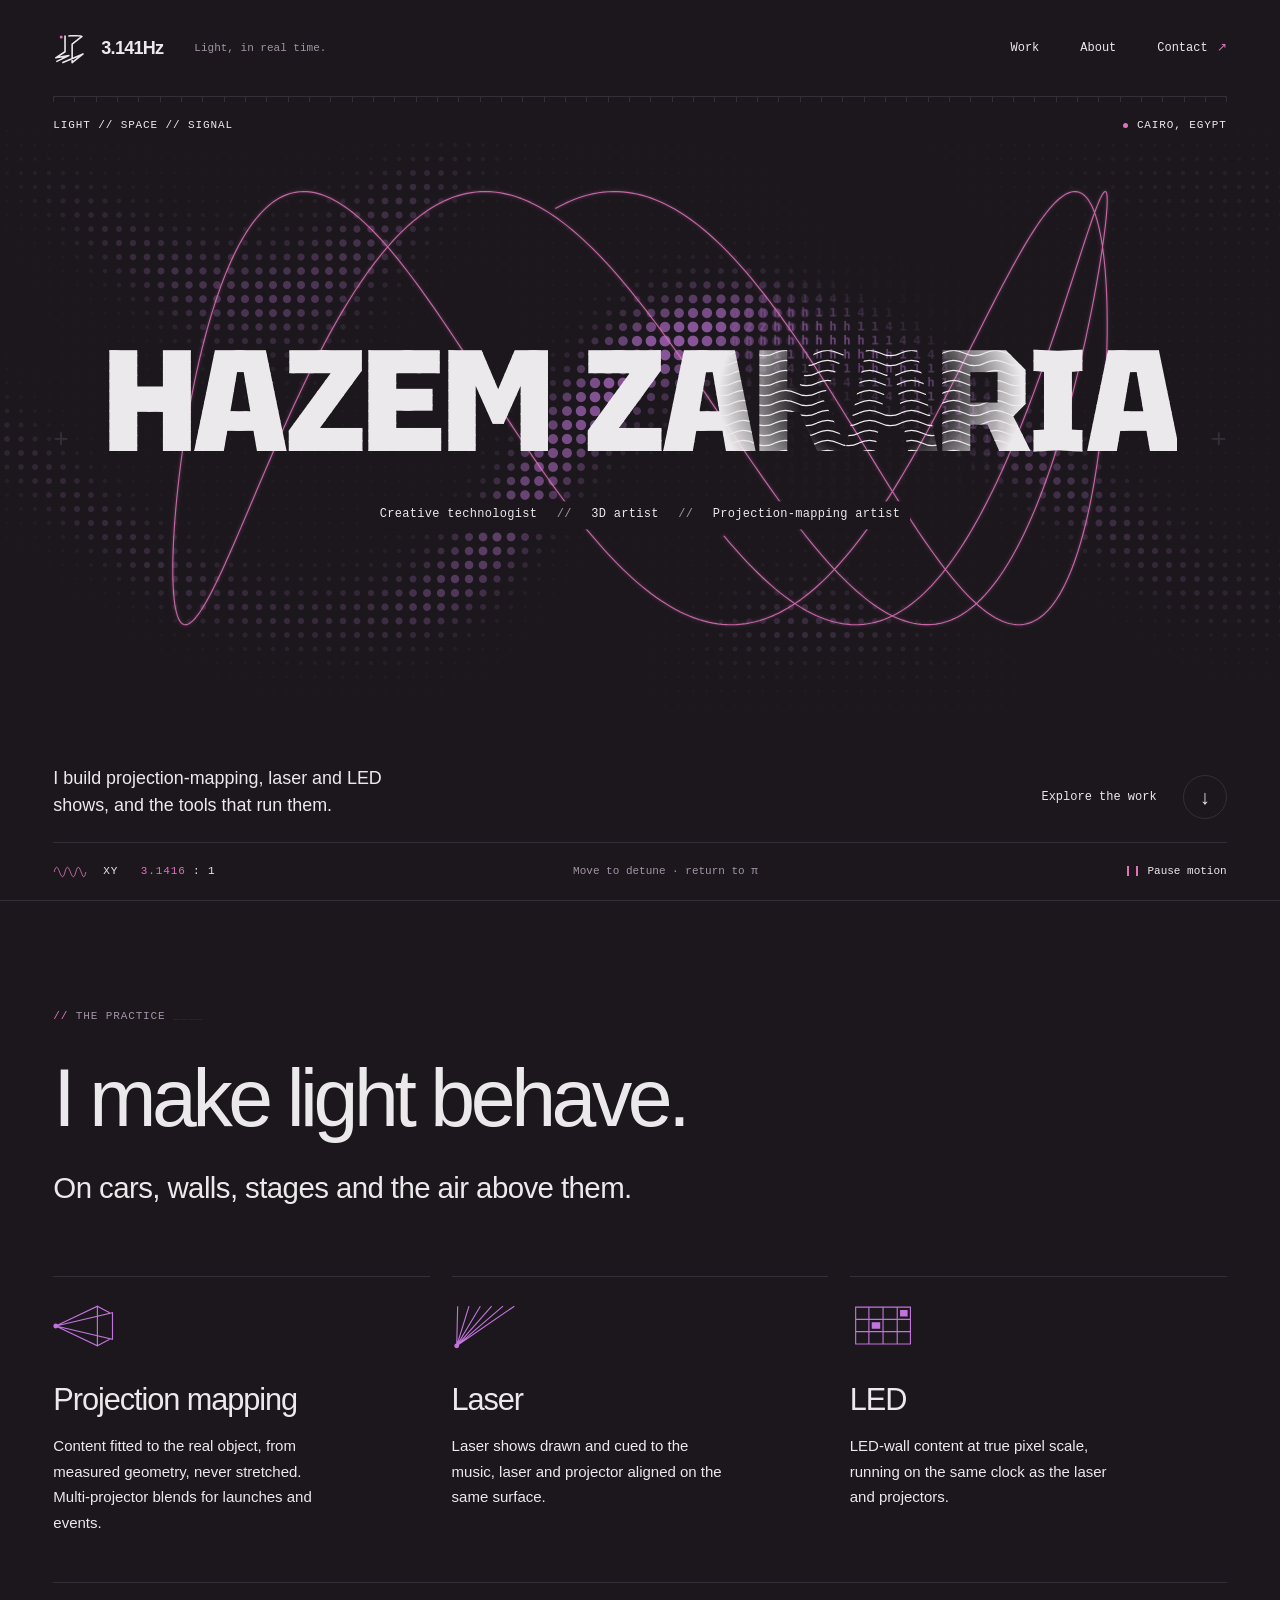
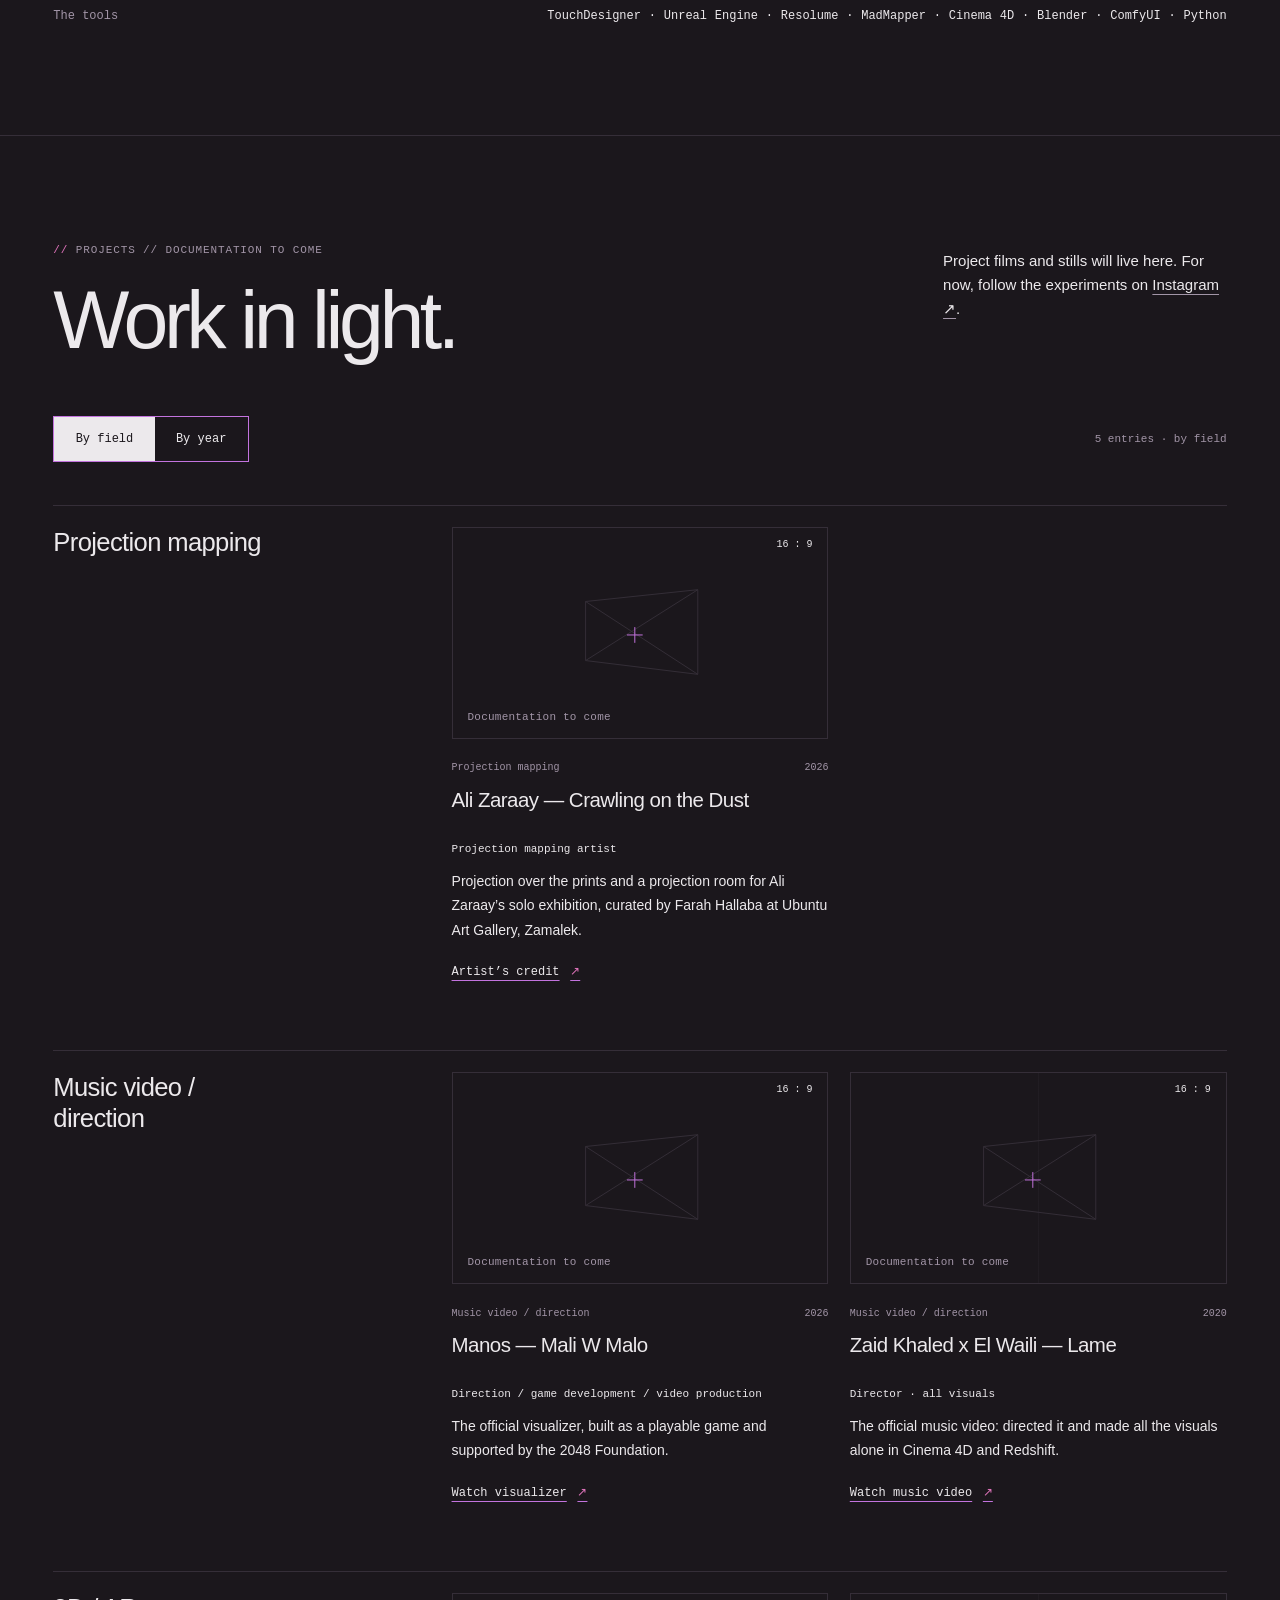
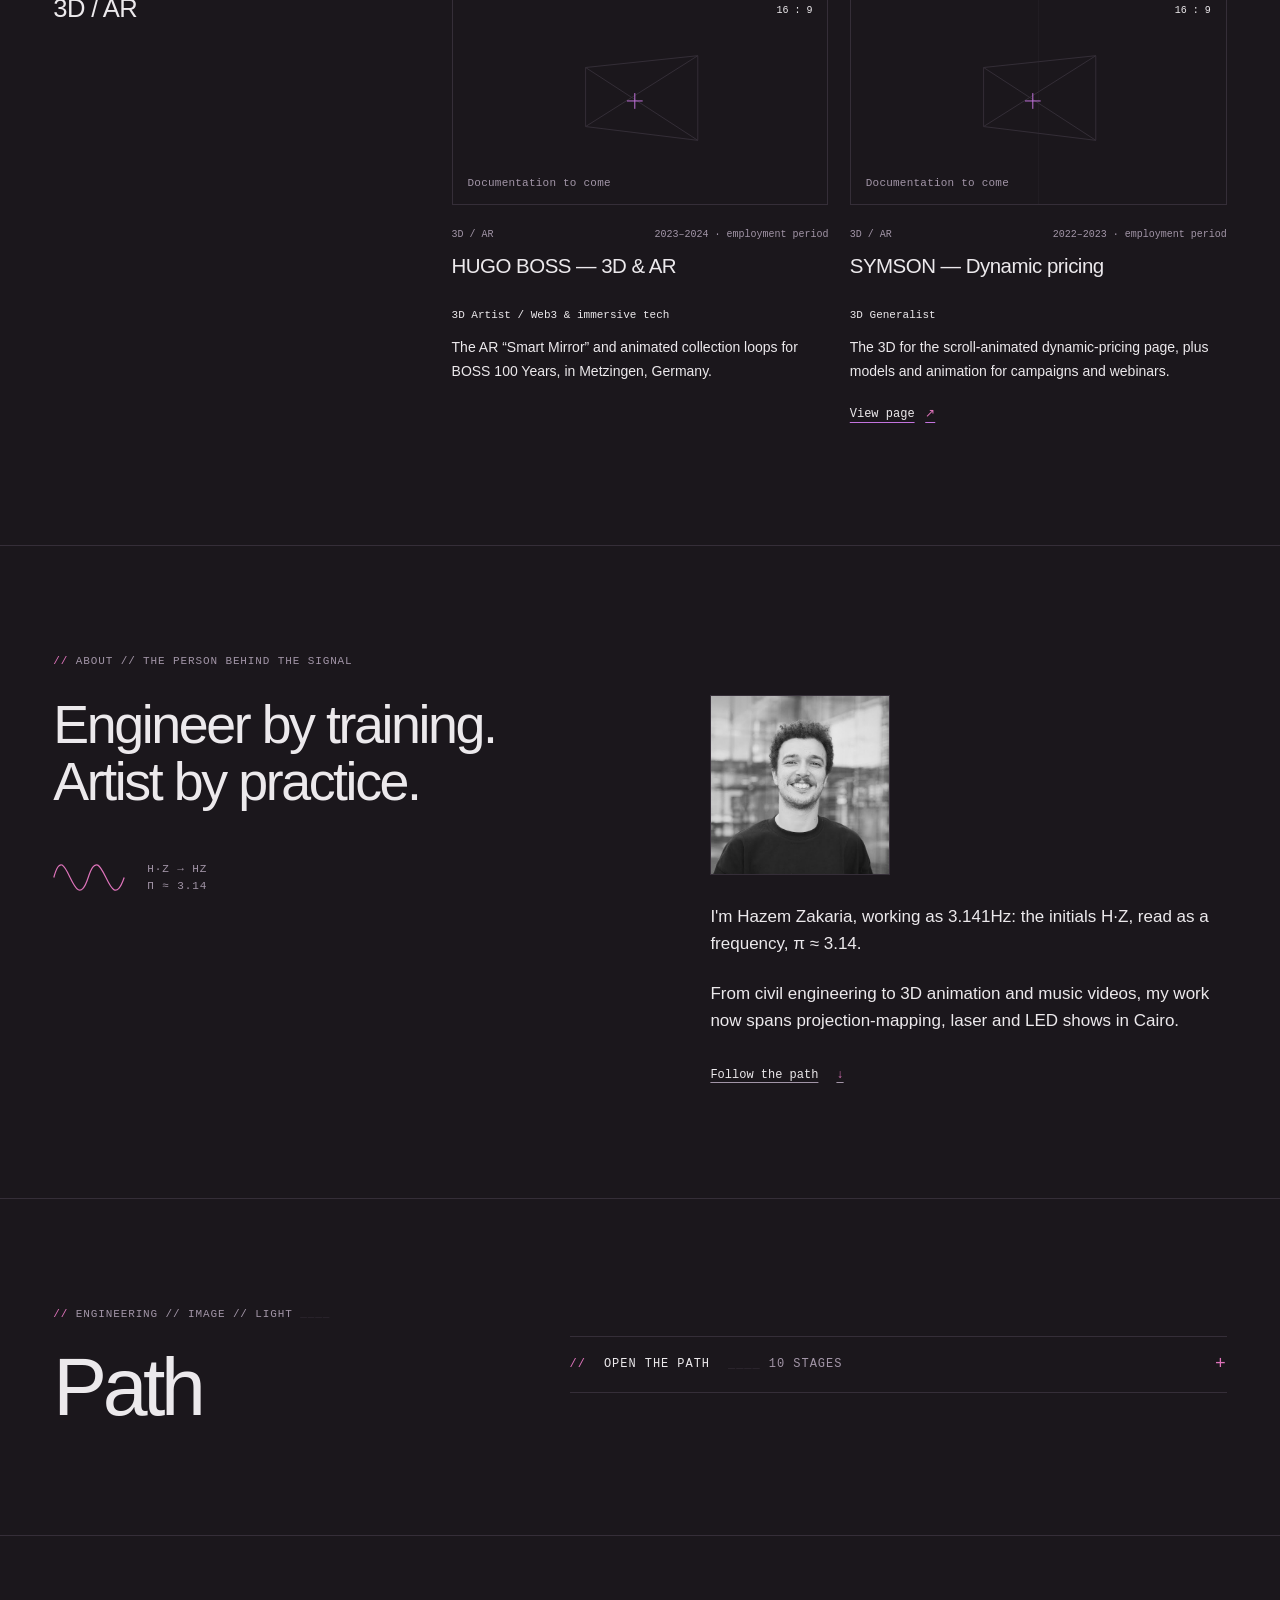
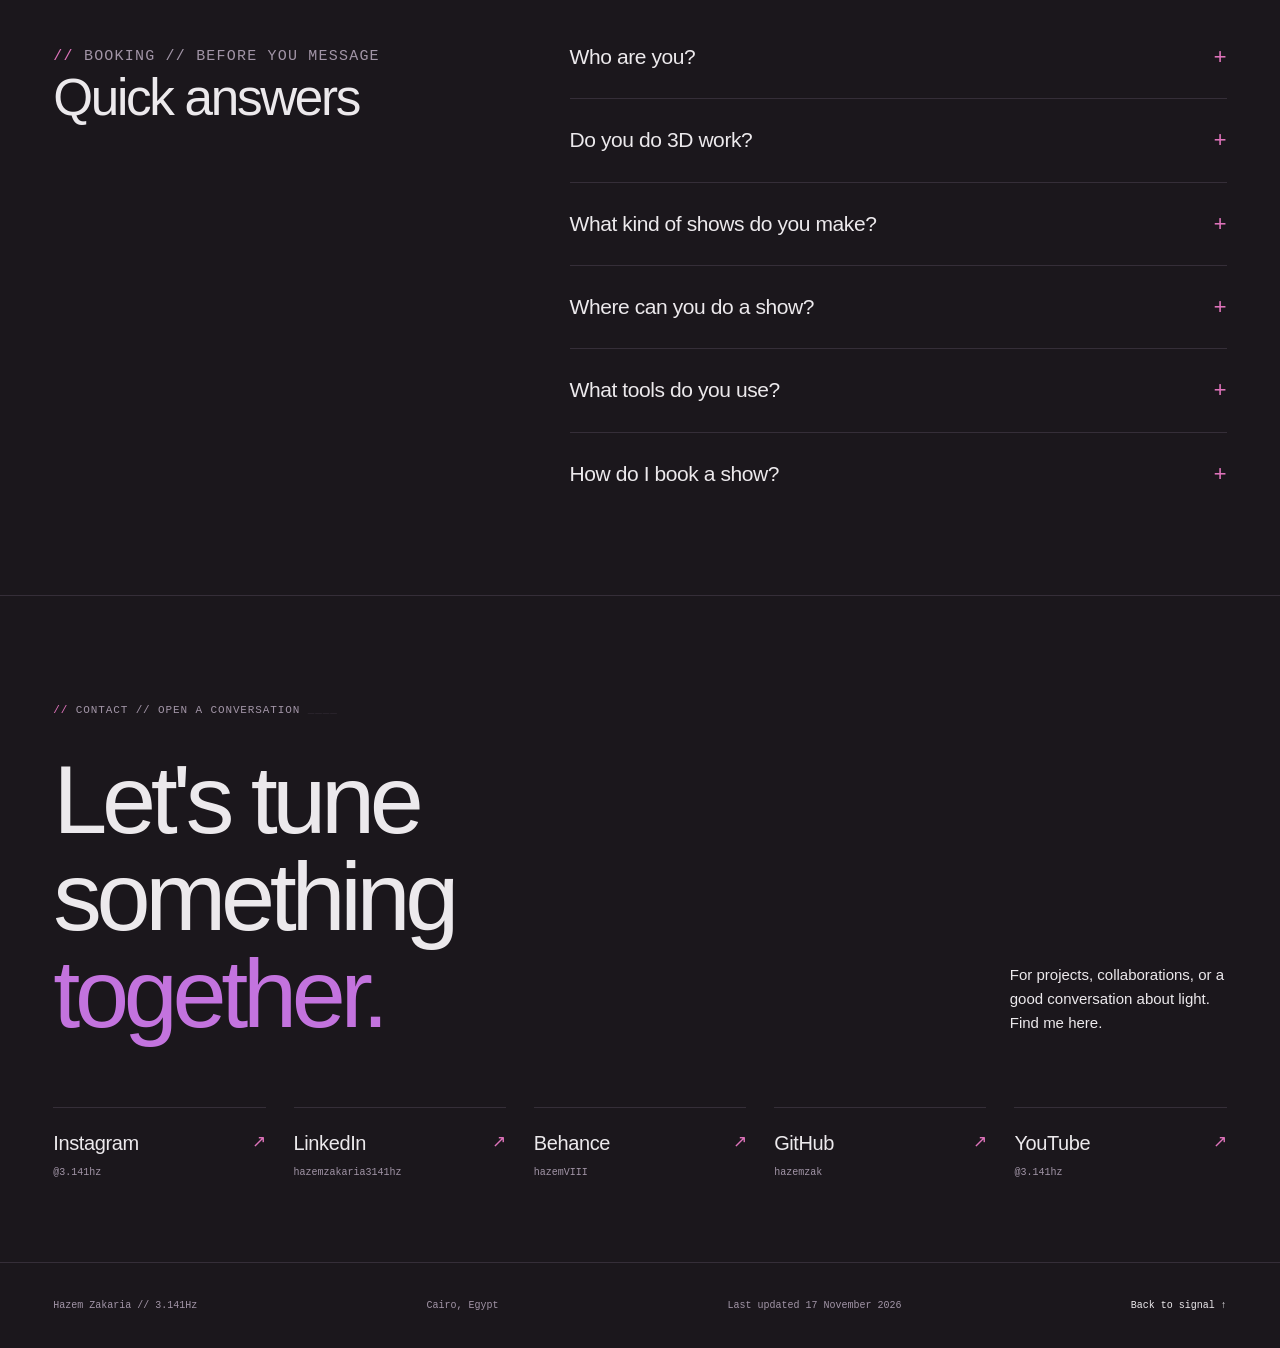
<file: index.html>
<!doctype html>
<html lang="en">
<head>
<meta charset="utf-8">
<meta name="viewport" content="width=device-width, initial-scale=1">
<title>Hazem Zakaria (3.141Hz) | Creative Technologist &amp; 3D Artist</title>
<meta name="description" content="Creative technologist and 3D artist in Cairo, Egypt. Projection mapping, laser and LED shows; ex-HUGO BOSS and SYMSON 3D artist; music video director.">
<meta name="google-site-verification" content="16zilV91LdP47HRvWdTg4NNuwJarrXa70DADf4Pd7vg">
<link rel="canonical" href="https://hazemzak.github.io/">
<meta property="og:title" content="Hazem Zakaria (3.141Hz) | Creative Technologist &amp; 3D Artist">
<meta property="og:description" content="Creative technologist and 3D artist in Cairo, Egypt. Projection mapping, laser and LED shows; ex-HUGO BOSS and SYMSON 3D artist; music video director.">
<meta property="og:type" content="profile">
<meta property="og:url" content="https://hazemzak.github.io/">
<script type="application/ld+json">
  {
    "@context": "https://schema.org",
    "@graph": [
      {
        "@type": "WebSite",
        "@id": "https://hazemzak.github.io/#website",
        "url": "https://hazemzak.github.io/",
        "name": "Hazem Zakaria (3.141Hz)",
        "inLanguage": "en"
      },
      {
        "@type": "ProfilePage",
        "@id": "https://hazemzak.github.io/#profile",
        "url": "https://hazemzak.github.io/",
        "mainEntity": {
          "@id": "https://hazemzak.github.io/#person"
        },
        "dateModified": "2026-11-17",
        "primaryImageOfPage": {
          "@type": "ImageObject",
          "url": "https://hazemzak.github.io/hazem-zakaria.jpg",
          "width": 281,
          "height": 281
        }
      },
      {
        "@context": "https://schema.org",
        "@type": "Person",
        "name": "Hazem Zakaria",
        "alternateName": [
          "3.141Hz",
          "Hazem Elhakeem",
          "Hazem Zak"
        ],
        "url": "https://hazemzak.github.io/",
        "jobTitle": [
          "Creative Technologist",
          "3D Artist",
          "Projection-Mapping Artist",
          "Music Video Director"
        ],
        "description": "Creative technologist, 3D artist and projection-mapping artist in Cairo, Egypt, building laser, LED and projection shows; music video director and former 3D artist at HUGO BOSS (Germany) and SYMSON (Netherlands).",
        "address": {
          "@type": "PostalAddress",
          "addressLocality": "Cairo",
          "addressCountry": "EG"
        },
        "alumniOf": [
          {
            "@type": "CollegeOrUniversity",
            "name": "Cologne Game Lab, TH Köln"
          },
          {
            "@type": "CollegeOrUniversity",
            "name": "ifs Internationale Filmschule Köln"
          },
          {
            "@type": "CollegeOrUniversity",
            "name": "German University in Cairo"
          }
        ],
        "knowsAbout": [
          "Projection mapping",
          "Laser shows",
          "LED walls",
          "TouchDesigner",
          "Unreal Engine",
          "Resolume",
          "Cinema 4D",
          "Creative technology",
          "3D animation",
          "3D modelling",
          "Music video direction",
          "Blender"
        ],
        "sameAs": [
          "https://www.instagram.com/3.141hz/",
          "https://www.linkedin.com/in/hazemzakaria3141hz/",
          "https://www.behance.net/hazemVIII",
          "https://github.com/hazemzak",
          "https://www.youtube.com/@3.141hz",
          "https://www.filmschule.de/en/filmschule/people/hazem-elhakeem",
          "https://www.wikidata.org/wiki/Q142142583"
        ],
        "@id": "https://hazemzak.github.io/#person",
        "image": "https://hazemzak.github.io/hazem-zakaria.jpg",
        "hasOccupation": {
          "@type": "Occupation",
          "name": "Creative Technologist",
          "occupationLocation": {
            "@type": "City",
            "name": "Cairo"
          }
        }
      },
      {
        "@type": "FAQPage",
        "@id": "https://hazemzak.github.io/#questions",
        "mainEntity": [
          {
            "@type": "Question",
            "name": "Who are you?",
            "acceptedAnswer": {
              "@type": "Answer",
              "text": "I'm Hazem Zakaria, working as 3.141Hz: a creative technologist and projection-mapping artist in Cairo, Egypt. I trained as a civil engineer and hold an MA in 3D Animation for Film & Games from Germany, and I've worked as a 3D artist for HUGO BOSS in Germany and SYMSON in the Netherlands."
            }
          },
          {
            "@type": "Question",
            "name": "Do you do 3D work?",
            "acceptedAnswer": {
              "@type": "Answer",
              "text": "Yes. 3D is where I started: I worked as a 3D artist for HUGO BOSS in Germany and SYMSON in the Netherlands, and I make 3D animation, product renders and real-time 3D in Cinema 4D, Blender and Unreal Engine. I directed and made all the visuals for Zaid Khaled x El Waili's Lame, and directed Manos's Mali W Malo visualizer, together over a million views."
            }
          },
          {
            "@type": "Question",
            "name": "What kind of shows do you make?",
            "acceptedAnswer": {
              "@type": "Answer",
              "text": "Shows for car and product reveals, brand launches, concerts, weddings and live events: content fitted to the real object from measured geometry, multi-projector blends, laser shows cued to music, and LED-wall content at true pixel scale, all running on one clock."
            }
          },
          {
            "@type": "Question",
            "name": "Where can you do a show?",
            "acceptedAnswer": {
              "@type": "Answer",
              "text": "Anywhere in Egypt: Cairo and Giza, the Red Sea and Sinai resorts (Sharm El-Sheikh, Hurghada, El Gouna, Sahl Hasheesh, Makadi Bay, Marsa Alam, Dahab), Ain Sokhna, the North Coast and El Alamein, Alexandria, Luxor and Aswan. I'm also available for shows across the Middle East and the Gulf."
            }
          },
          {
            "@type": "Question",
            "name": "What tools do you use?",
            "acceptedAnswer": {
              "@type": "Answer",
              "text": "TouchDesigner, Unreal Engine, Resolume, MadMapper, Cinema 4D, Blender, ComfyUI and Python, alongside my own tools for hand tracking, gesture control and projector planning. They're the tools behind my projection-mapping, laser and LED shows and my real-time work."
            }
          },
          {
            "@type": "Question",
            "name": "How do I book a show?",
            "acceptedAnswer": {
              "@type": "Answer",
              "text": "Message me on Instagram (@3.141hz) or LinkedIn with the date, the venue and what you want to light. I make projection-mapping, laser and LED shows for car and product reveals, brand launches, concerts, weddings and live events."
            }
          }
        ]
      },
      {
        "@type": "VideoObject",
        "@id": "https://hazemzak.github.io/#lame",
        "name": "Zaid Khaled x El Waili - Lame (Official Music Video)",
        "description": "Official music video for \"Lame\" by Zaid Khaled and El Waili, produced by El Waili. Directed by Hazem Zakaria, who made all the visuals (3D design and animation) in Cinema 4D and Redshift.",
        "director": {
          "@id": "https://hazemzak.github.io/#person"
        },
        "uploadDate": "2020-11-13",
        "duration": "PT3M18S",
        "thumbnailUrl": "https://i.ytimg.com/vi/cLSMG0LA3gM/maxresdefault.jpg",
        "url": "https://www.youtube.com/watch?v=cLSMG0LA3gM",
        "embedUrl": "https://www.youtube.com/embed/cLSMG0LA3gM",
        "contributor": {
          "@id": "https://hazemzak.github.io/#person"
        },
        "interactionStatistic": {
          "@type": "InteractionCounter",
          "interactionType": {
            "@type": "WatchAction"
          },
          "userInteractionCount": 456795
        }
      },
      {
        "@type": "VideoObject",
        "@id": "https://hazemzak.github.io/#mali-w-malo",
        "name": "Manos - Mali W Malo (Official Visualizer)",
        "description": "Official visualizer for \"Mali W Malo\" by Manos, built as a playable game. Game development, video production and direction by Hazem Zakaria; supported by the 2048 Foundation.",
        "uploadDate": "2026-09-24",
        "duration": "PT3M30S",
        "thumbnailUrl": "https://i.ytimg.com/vi/yYaW_pDkwK8/maxresdefault.jpg",
        "url": "https://www.youtube.com/watch?v=yYaW_pDkwK8",
        "embedUrl": "https://www.youtube.com/embed/yYaW_pDkwK8",
        "director": {
          "@id": "https://hazemzak.github.io/#person"
        },
        "producer": {
          "@id": "https://hazemzak.github.io/#person"
        },
        "funder": {
          "@type": "Organization",
          "name": "2048 Foundation"
        },
        "interactionStatistic": {
          "@type": "InteractionCounter",
          "interactionType": {
            "@type": "WatchAction"
          },
          "userInteractionCount": 344270
        }
      },
      {
        "@type": "ExhibitionEvent",
        "@id": "https://hazemzak.github.io/#crawling-on-the-dust",
        "name": "Crawling on the Dust",
        "description": "Solo exhibition by documentary photographer Ali Zaraay, curated by Farah Hallaba, with projection mapping by Hazem Zakaria (3.141Hz).",
        "startDate": "2026-10-28",
        "endDate": "2026-11-24",
        "eventAttendanceMode": "https://schema.org/OfflineEventAttendanceMode",
        "location": {
          "@type": "Place",
          "name": "Ubuntu Art Gallery",
          "address": {
            "@type": "PostalAddress",
            "streetAddress": "20 Hassan Sabry St, Zamalek",
            "addressLocality": "Cairo",
            "addressCountry": "EG"
          }
        },
        "organizer": {
          "@type": "Person",
          "name": "Ali Zaraay",
          "sameAs": "https://www.instagram.com/alizaraay/"
        },
        "contributor": {
          "@id": "https://hazemzak.github.io/#person"
        },
        "subjectOf": [
          {
            "@type": "SocialMediaPosting",
            "url": "https://www.instagram.com/p/Det7FthCGS1/",
            "datePublished": "2026-10-20T00:00:00+03:00",
            "author": {
              "@type": "Person",
              "name": "Ali Zaraay",
              "url": "https://www.instagram.com/alizaraay/"
            }
          },
          {
            "@type": "NewsArticle",
            "url": "https://cairoscene.com/ArtsAndCulture/Photographer-Ali-Zaraay-to-Host-Solo-Exhibit-at-Ubuntu-Gallery",
            "publisher": {
              "@type": "Organization",
              "name": "CairoScene"
            }
          }
        ]
      }
    ]
  }
</script>
<meta property="og:image" content="https://hazemzak.github.io/hazem-zakaria.jpg">
<meta property="og:image:width" content="500">
<meta property="og:image:height" content="500">
<meta property="og:image:alt" content="Hazem Zakaria (3.141Hz), black-and-white portrait">
<meta name="robots" content="max-image-preview:large">
<meta name="twitter:card" content="summary">
<meta name="theme-color" content="#1B171C">
<link rel="icon" type="image/svg+xml" href="favicon.svg">
<link rel="preload" href="fonts/tektur-name.woff2" as="font" type="font/woff2" crossorigin>
<link rel="stylesheet" href="site.css">
</head>
<body id="top">
<a class="skip" href="#main">Skip to content</a>
<header class="masthead wrap">
  <a class="brand" href="#top" aria-label="3.141Hz — home"><img src="favicon.svg" width="35" height="35" alt=""><span>3.141Hz</span><small>Light, in real time.</small></a>
  <nav class="nav" aria-label="Main navigation"><a href="#work">Work</a><a href="#about">About</a><a href="#contact">Contact</a></nav>
</header>
<section class="hero" aria-labelledby="name">
  <div class="scene" id="scene">
    <canvas class="field" id="field" aria-hidden="true"></canvas>
    <canvas class="trace" id="trace" aria-hidden="true"></canvas>
    <div class="stage-meta mono"><span>Light // Space // Signal</span><span class="location">Cairo, Egypt</span></div>
    <div class="registration" aria-hidden="true"></div>
    <div class="hero-title">
      <h1 class="name" id="name"><span>Hazem</span> <span>Zakaria</span></h1>
      <p class="artist-role"><span class="role-title">Creative technologist</span> <span aria-hidden="true">//</span> <span class="role-title">3D artist</span> <span aria-hidden="true">//</span> <span class="role-title">Projection-mapping artist</span></p>
    </div>
  </div>
  <div class="hero-bottom wrap">
    <p class="claim">I build projection-mapping, laser and LED shows, and the tools that run them.</p>
    <a class="explore" href="#work" aria-label="Explore the work"><span class="explore-label">Explore the work</span><span class="arrow" aria-hidden="true">↓</span></a>
  </div>
  <div class="instrument mono">
    <div class="signal"><svg viewBox="0 0 40 24" fill="none" stroke="currentColor" aria-hidden="true"><path d="M1 12c5-20 8 20 13 0S22 32 27 12s8 20 12 0"/></svg><span>XY &nbsp; <output id="ratio" aria-label="Frequency ratio" aria-live="off">3.1416</output> : 1</span></div>
    <span class="hint" id="hint">Move to detune · return to π</span>
    <button class="motion" id="motion" type="button" aria-pressed="false" aria-label="Pause animation" hidden>Pause motion</button>
  </div>
</section>
<main id="main">
  <section class="section practice wrap" aria-labelledby="practice-title">
    <p class="eyebrow">The practice</p>
    <h2 class="large" id="practice-title">I make light behave.</h2>
    <p class="practice-sub">On cars, walls, stages and the air above them.</p>
    <div class="disciplines">
      <article class="discipline">
        <svg viewBox="0 0 72 50" fill="none" stroke="currentColor" aria-hidden="true"><path d="M3 25 47 4v42L3 25Zm0 0 60-14v28L3 25ZM47 4l13 7M47 46l13-7"/><circle cx="3" cy="25" r="2" fill="currentColor"/></svg>
        <h3>Projection mapping</h3><p>Content fitted to the real object, from measured geometry, never stretched. Multi-projector blends for launches and events.</p>
      </article>
      <article class="discipline">
        <svg viewBox="0 0 72 50" fill="none" stroke="currentColor" aria-hidden="true"><path d="m5 46 1-42m-1 42L18 4M5 46 30 4M5 46 42 4M5 46 54 4M5 46 66 4"/><circle cx="5" cy="46" r="2" fill="currentColor"/></svg>
        <h3>Laser</h3><p>Laser shows drawn and cued to the music, laser and projector aligned on the same surface.</p>
      </article>
      <article class="discipline">
        <svg viewBox="0 0 72 50" fill="none" stroke="currentColor" aria-hidden="true"><path d="M6 5h58v39H6zM6 18h58M6 31h58M20 5v39M35 5v39M50 5v39"/><path d="M23 21h9v7h-9zM53 8h8v7h-8z" fill="currentColor" stroke="none"/></svg>
        <h3>LED</h3><p>LED-wall content at true pixel scale, running on the same clock as the laser and projectors.</p>
      </article>
    </div>
    <div class="tools"><span>The tools</span><p>TouchDesigner · Unreal Engine · Resolume · MadMapper · Cinema 4D · Blender · ComfyUI · Python</p></div>
  </section>
  <section class="section work wrap" id="work" aria-labelledby="work-title">
    <div class="section-heading"><div><p class="eyebrow">Projects // Documentation to come</p><h2 class="large work-title" id="work-title">Work in light.</h2></div><p class="work-intro">Project films and stills will live here. For now, follow the experiments on <a href="https://www.instagram.com/3.141hz/" rel="me">Instagram ↗</a>.</p></div>
    <div class="work-controls" id="work-controls" hidden>
      <fieldset class="work-switch">
        <legend class="sr-only">Group work</legend>
        <label><input type="radio" name="work-view" value="field" checked aria-controls="work-results"><span>By field</span></label>
        <label><input type="radio" name="work-view" value="year" aria-controls="work-results"><span>By year</span></label>
      </fieldset>
      <p class="work-count" id="work-count" role="status" aria-live="polite" aria-atomic="true"></p>
    </div>
    <svg class="work-symbols" width="0" height="0" aria-hidden="true"><defs><symbol id="work-placeholder" viewBox="0 0 160 120"><g fill="none" stroke="currentColor"><path d="M25 28 139 16v86L25 88V28ZM25 28l114 74M139 16 25 88"/><path class="media-cross" d="M75 54v16m-8-8h16"/></g></symbol></defs></svg>
    <div id="work-results">
      <!-- WORK DATA: this is the only project list. Add one li; work.js derives both views.
           data-period is a documented year/range, or empty for an undated entry.
           Employment periods are labelled as such; they are not project release dates.
           Media may replace the placeholder with an img, or a video with controls and a poster. -->
      <ul class="projects" id="work-list" role="list">
        <li class="project" data-field="Projection mapping" data-period="2026">
          <div class="project-media"><svg viewBox="0 0 160 120" aria-hidden="true"><use href="#work-placeholder"/></svg><span class="media-format">16 : 9</span><span class="media-label">Documentation to come</span></div>
          <p class="project-meta"><span>Projection mapping</span><span>2026</span></p>
          <h3>Ali Zaraay — Crawling on the Dust</h3>
          <p class="project-credit">Projection mapping artist</p>
          <p>Projection over the prints and a projection room for Ali Zaraay’s solo exhibition, curated by Farah Hallaba at Ubuntu Art Gallery, Zamalek.</p>
          <a class="project-link" href="https://www.instagram.com/p/Det7FthCGS1/">Artist’s credit <span aria-hidden="true">↗</span><span class="sr-only"> for Crawling on the Dust</span></a>
        </li>
        <li class="project" data-field="Music video / direction" data-period="2026">
          <div class="project-media"><svg viewBox="0 0 160 120" aria-hidden="true"><use href="#work-placeholder"/></svg><span class="media-format">16 : 9</span><span class="media-label">Documentation to come</span></div>
          <p class="project-meta"><span>Music video / direction</span><span>2026</span></p>
          <h3>Manos — Mali W Malo</h3>
          <p class="project-credit">Direction / game development / video production</p>
          <p>The official visualizer, built as a playable game and supported by the 2048 Foundation.</p>
          <a class="project-link" href="https://www.youtube.com/watch?v=yYaW_pDkwK8">Watch visualizer <span aria-hidden="true">↗</span><span class="sr-only"> — Manos, Mali W Malo</span></a>
        </li>
        <li class="project" data-field="Music video / direction" data-period="2020">
          <div class="project-media"><svg viewBox="0 0 160 120" aria-hidden="true"><use href="#work-placeholder"/></svg><span class="media-format">16 : 9</span><span class="media-label">Documentation to come</span></div>
          <p class="project-meta"><span>Music video / direction</span><span>2020</span></p>
          <h3>Zaid Khaled x El Waili — Lame</h3>
          <p class="project-credit">Director · all visuals</p>
          <p>The official music video: directed it and made all the visuals alone in Cinema 4D and Redshift.</p>
          <a class="project-link" href="https://www.youtube.com/watch?v=cLSMG0LA3gM">Watch music video <span aria-hidden="true">↗</span><span class="sr-only"> — Zaid Khaled x El Waili, Lame</span></a>
        </li>
        <li class="project" data-field="3D / AR" data-period="2023–2024">
          <div class="project-media"><svg viewBox="0 0 160 120" aria-hidden="true"><use href="#work-placeholder"/></svg><span class="media-format">16 : 9</span><span class="media-label">Documentation to come</span></div>
          <p class="project-meta"><span>3D / AR</span><span>2023–2024 · employment period</span></p>
          <h3>HUGO BOSS — 3D &amp; AR</h3>
          <p class="project-credit">3D Artist / Web3 &amp; immersive tech</p>
          <p>The AR “Smart Mirror” and animated collection loops for BOSS 100 Years, in Metzingen, Germany.</p>
        </li>
        <li class="project" data-field="3D / AR" data-period="2022–2023">
          <div class="project-media"><svg viewBox="0 0 160 120" aria-hidden="true"><use href="#work-placeholder"/></svg><span class="media-format">16 : 9</span><span class="media-label">Documentation to come</span></div>
          <p class="project-meta"><span>3D / AR</span><span>2022–2023 · employment period</span></p>
          <h3>SYMSON — Dynamic pricing</h3>
          <p class="project-credit">3D Generalist</p>
          <p>The 3D for the scroll-animated dynamic-pricing page, plus models and animation for campaigns and webinars.</p>
          <a class="project-link" href="https://www.symson.com/algorithm">View page <span aria-hidden="true">↗</span><span class="sr-only"> — SYMSON dynamic pricing</span></a>
        </li>
      </ul>
    </div>
  </section>
  <section class="section about wrap" id="about" aria-labelledby="about-title">
    <div class="about-grid">
      <div><p class="eyebrow">About // The person behind the signal</p><h2 id="about-title">Engineer by training.<br>Artist by practice.</h2><div class="frequency"><svg viewBox="0 0 90 48" fill="none" aria-hidden="true"><path d="M1 24c15-55 25 55 43 0S70 79 89 24" stroke-width="1.5"/></svg><span class="mono">H·Z → Hz<br>π ≈ 3.14</span></div></div>
      <div class="bio"><img class="portrait" src="hazem-zakaria.jpg" width="500" height="500" alt="Hazem Zakaria (3.141Hz), black-and-white portrait" loading="lazy"><p>I'm Hazem Zakaria, working as 3.141Hz: the initials H·Z, read as a frequency, π ≈ 3.14.</p><p>From civil engineering to 3D animation and music videos, my work now spans projection-mapping, laser and LED shows in Cairo.</p><p><a class="path-link" href="#path">Follow the path <span aria-hidden="true">↓</span></a></p></div>
    </div>
  </section>
  <section class="section path wrap" id="path" aria-labelledby="path-title">
    <div class="path-layout">
      <div class="path-heading"><p class="eyebrow">Engineering // Image // Light</p><h2 id="path-title">Path</h2></div>
      <details class="path-details" id="path-details">
        <summary><span class="sum-open">Open the path</span><span class="sum-close">Close the path</span><span class="sum-count">10 stages</span></summary>
        <ol class="timeline" role="list">
        <li class="path-entry">
          <h3>German University in Cairo</h3>
          <p class="path-role">Civil engineering</p>
        </li>
        <li class="path-entry">
          <p class="path-meta">Cairo</p>
          <h3>Self-taught 3D</h3>
          <p>3D visuals for the Middle Eastern rap scene.</p>
        </li>
        <li class="path-entry">
          <p class="path-meta"><time class="path-date" datetime="2020-11">Nov 2020</time><span>Cairo</span></p>
          <h3>Zaid Khaled x El Waili – Lame</h3>
          <p class="path-role">Director · all visuals</p>
          <p>The <a href="https://www.youtube.com/watch?v=cLSMG0LA3gM">official music video</a>, made alone in Cinema 4D and Redshift: over 456,000 views on YouTube.</p>
        </li>
        <li class="path-entry">
          <p class="path-meta">Germany</p>
          <h3>MA in 3D Animation<br>for Film &amp; Games</h3>
          <p>Cologne Game Lab (TH Köln) + ifs Internationale Filmschule Köln.</p>
        </li>
        <li class="path-entry">
          <p class="path-meta"><span class="path-date"><time datetime="2022-08">Aug 2022</time> – <time datetime="2023-05">May 2023</time></span><span>Rotterdam, Netherlands</span></p>
          <h3>SYMSON</h3>
          <p class="path-role">3D Generalist</p>
          <p>The 3D for the scroll-animated dynamic-pricing page at <a href="https://www.symson.com/algorithm">symson.com/algorithm</a>; models and animation for campaigns and webinars; the company's visual asset library.</p>
        </li>
        <li class="path-entry">
          <p class="path-meta"><span class="path-date"><time datetime="2023-07">Jul 2023</time> – <time datetime="2024-12">Dec 2024</time></span><span>Metzingen, Germany</span></p>
          <h3>HUGO BOSS</h3>
          <p class="path-role">3D Artist / Web3 &amp; immersive tech</p>
          <p>The AR “Smart Mirror”, animated collection loops for BOSS 100 Years, and a Blender plugin for the team's workflow as my master's thesis.</p>
        </li>
        <li class="path-entry">
          <p class="path-meta">Germany</p>
          <h3>The Apic</h3>
          <p class="path-role">Full-time 3D</p>
          <p>Product renders for Amazon.</p>
        </li>
        <li class="path-entry">
          <p class="path-meta"><time class="path-date" datetime="2026">2026</time><span>Cairo</span></p>
          <h3>Manos – Mali W Malo</h3>
          <p class="path-role">Director / game development / video production</p>
          <p>The <a href="https://www.youtube.com/watch?v=yYaW_pDkwK8">official visualizer</a>, built as a playable game and supported by the 2048 Foundation: over 344,000 views on YouTube and 222,000 across two Instagram reels. Next: an unreleased Da9ud song.</p>
        </li>
        <li class="path-entry">
          <p class="path-meta"><span class="path-date"><time datetime="2026-10-28">Oct</time> – <time datetime="2026-11-24">Nov 2026</time></span><span>Ubuntu Art Gallery, Zamalek</span></p>
          <h3>Ali Zaraay – Crawling on the Dust</h3>
          <p class="path-role">Projection mapping artist</p>
          <p>Projection for Ali Zaraay's solo exhibition, curated by Farah Hallaba: a map projected over the prints and a projection room that follows a nomadic Bedouin family across the Nile Delta. <a href="https://www.instagram.com/p/Det7FthCGS1/">Credited by the artist</a>; the show was covered by <a href="https://cairoscene.com/ArtsAndCulture/Photographer-Ali-Zaraay-to-Host-Solo-Exhibit-at-Ubuntu-Gallery">CairoScene</a>.</p>
        </li>
        <li class="path-entry path-now">
          <p class="path-meta"><span class="path-date">Now</span><span>Cairo</span></p>
          <h3>Projection, laser &amp; LED</h3>
          <p>Projection-mapping, laser and LED shows for brand launches, car reveals and events.</p>
        </li>
      </ol>
      </details>
    </div>
  </section>
  <section class="section faq wrap" id="questions" aria-labelledby="questions-title">
    <div class="faq-layout">
      <div><p class="eyebrow">Booking // Before you message</p><h2 id="questions-title">Quick answers</h2></div>
      <div class="faq-items">
        <details class="faq-item"><summary><h3>Who are you?</h3></summary><p>I'm Hazem Zakaria, working as 3.141Hz: a creative technologist and projection-mapping artist in Cairo, Egypt. I trained as a civil engineer and hold an MA in 3D Animation for Film &amp; Games from Germany, and I've worked as a 3D artist for HUGO BOSS in Germany and SYMSON in the Netherlands.</p></details>
        <details class="faq-item"><summary><h3>Do you do 3D work?</h3></summary><p>Yes. 3D is where I started: I worked as a 3D artist for HUGO BOSS in Germany and SYMSON in the Netherlands, and I make 3D animation, product renders and real-time 3D in Cinema 4D, Blender and Unreal Engine. I directed and made all the visuals for Zaid Khaled x El Waili's Lame, and directed Manos's Mali W Malo visualizer, together over a million views.</p></details>
        <details class="faq-item"><summary><h3>What kind of shows do you make?</h3></summary><p>Shows for car and product reveals, brand launches, concerts, weddings and live events: content fitted to the real object from measured geometry, multi-projector blends, laser shows cued to music, and LED-wall content at true pixel scale, all running on one clock.</p></details>
        <details class="faq-item"><summary><h3>Where can you do a show?</h3></summary><p>Anywhere in Egypt: Cairo and Giza, the Red Sea and Sinai resorts (Sharm El-Sheikh, Hurghada, El Gouna, Sahl Hasheesh, Makadi Bay, Marsa Alam, Dahab), Ain Sokhna, the North Coast and El Alamein, Alexandria, Luxor and Aswan. I'm also available for shows across the Middle East and the Gulf.</p></details>
        <details class="faq-item"><summary><h3>What tools do you use?</h3></summary><p>TouchDesigner, Unreal Engine, Resolume, MadMapper, Cinema 4D, Blender, ComfyUI and Python, alongside my own tools for hand tracking, gesture control and projector planning. They're the tools behind my projection-mapping, laser and LED shows and my real-time work.</p></details>
        <details class="faq-item"><summary><h3>How do I book a show?</h3></summary><p>Message me on Instagram (@3.141hz) or LinkedIn with the date, the venue and what you want to light. I make projection-mapping, laser and LED shows for car and product reveals, brand launches, concerts, weddings and live events.</p></details>
      </div>
    </div>
  </section>
  <section class="section contact wrap" id="contact" aria-labelledby="contact-title">
    <p class="eyebrow">Contact // Open a conversation</p>
    <!-- TODO: email -->
    <div class="contact-top"><h2 id="contact-title">Let's tune<br>something <span>together.</span></h2><p class="contact-note">For projects, collaborations, or a good conversation about light. Find me here.</p></div>
    <ul class="profiles">
      <li><a href="https://www.instagram.com/3.141hz/" rel="me">Instagram<small>@3.141hz</small></a></li>
      <li><a href="https://www.linkedin.com/in/hazemzakaria3141hz/" rel="me">LinkedIn<small>hazemzakaria3141hz</small></a></li>
      <li><a href="https://www.behance.net/hazemVIII" rel="me">Behance<small>hazemVIII</small></a></li>
      <li><a href="https://github.com/hazemzak" rel="me">GitHub<small>hazemzak</small></a></li>
      <li><a href="https://www.youtube.com/@3.141hz" rel="me">YouTube<small>@3.141hz</small></a></li>
    </ul>
  </section>
</main>
<footer class="footer wrap"><span>Hazem Zakaria // 3.141Hz</span><span>Cairo, Egypt</span><time datetime="2026-11-17">Last updated 17 November 2026</time><a href="#top">Back to signal ↑</a></footer>
<script>for(const a of document.querySelectorAll('a[href="#path"]'))a.addEventListener("click",()=>{document.getElementById("path-details").open=true});if(location.hash==="#path")document.getElementById("path-details").open=true</script>
<script src="hero.js" defer></script>
<script src="work.js" defer></script>
</body>
</html>
</file>
<file: site.css>
@font-face{font-family:"Hz Tektur";src:url("fonts/tektur-name.woff2") format("woff2");font-style:normal;font-weight:800;font-display:swap}
/* CR1 R1: 11 violet in three values; 12 is its smaller anchor; 8 carries signal/action.
   CSS is the palette source for the WebGL shader and Canvas2D fallback in hero.js.
   Geometry is independent: u is half the existing 24px registration interval at 1440. */
:root{--bg:#1B171C;--rule:#352E38;--tonic:#C373DE;--lead:#ECE9EC;--anchor:#A295A7;--laser:#DE73BA;--hero-face:"Hz Tektur",Arial,sans-serif;--display:"Helvetica Neue",Arial,sans-serif;--body:"Segoe UI",Helvetica,Arial,sans-serif;--mono:"SFMono-Regular",Consolas,"Liberation Mono",monospace;--u:clamp(8px,.833333333vw,14px);--gutter:clamp(24px,4.166666667vw,70px);--frame-edge:max(var(--gutter),calc((100vw - 1680px)/2 + var(--gutter)));--gap:calc(2 * var(--u));--ease:cubic-bezier(.2,.7,.2,1)}
*{box-sizing:border-box}
html{background:var(--bg);scroll-behavior:smooth;scroll-padding-top:28px}
body{margin:0;color:var(--lead);background:var(--bg);font:400 17px/1.6 var(--body);-webkit-font-smoothing:antialiased}
::selection{color:var(--bg);background:var(--laser)}
a{color:inherit;text-decoration:none}
button{font:inherit;color:inherit}
a:focus-visible,button:focus-visible{outline:2px solid var(--laser);outline-offset:7px}
a,button{-webkit-tap-highlight-color:transparent}
button{cursor:pointer}
h1,h2,h3,p{margin:0}
svg{display:block}
.wrap{width:100%;max-width:1680px;margin-inline:auto;padding-inline:var(--gutter)}
.mono,.eyebrow{font:400 11px/1.5 var(--mono);letter-spacing:.08em;text-transform:uppercase}
.eyebrow{color:var(--anchor)}
.skip{position:fixed;left:24px;top:20px;z-index:10;background:var(--lead);color:var(--bg);padding:12px 20px;clip-path:inset(50%)}
.skip:focus{clip-path:none}
.masthead{position:absolute;inset:0 0 auto;z-index:3;display:flex;align-items:center;justify-content:space-between;height:96px}
.brand{display:flex;align-items:center;gap:13px;font:600 18px/1 var(--display);letter-spacing:-.04em;min-height:44px}
.brand img{width:35px;height:35px}
.brand small{font:400 11px/1 var(--mono);margin-left:18px;letter-spacing:0;color:var(--anchor)}
.nav{display:flex;gap:clamp(22px,3.2vw,56px);align-items:center}
.nav a{font:400 12px/1 var(--mono);padding-block:16px;transition:color .2s}
.nav a:hover{color:var(--laser)}
.nav a:last-child::after{content:"↗";margin-left:9px;color:var(--laser)}
.hero{position:relative;height:100vh;height:100svh;min-height:760px;max-height:1250px;isolation:isolate;overflow:hidden}
.scene{position:absolute;inset:96px 0 167px;isolation:isolate}
.scene::before{content:"";position:absolute;inset:0 var(--frame-edge);border-top:1px solid var(--rule);background:repeating-linear-gradient(90deg,var(--rule) 0 1px,transparent 1px var(--gap)) top left/100% 5px no-repeat;z-index:1;pointer-events:none}
.field,.trace{position:absolute;inset:0;width:100%;height:100%;pointer-events:none}
.field{background:radial-gradient(ellipse at 50% 48%,transparent 5%,var(--bg) 70%),radial-gradient(circle,var(--rule) 1px,transparent 1.5px) center/9px 9px}
.field.is-ready{background:none}
.stage-meta{position:absolute;inset:var(--gap) var(--frame-edge) auto;display:flex;align-items:center;justify-content:space-between;gap:16px;z-index:1;background:var(--bg)}
.location{display:flex;align-items:center;gap:9px}
.location::before{content:"";width:5px;height:5px;background:var(--laser);border-radius:50%}
.registration{position:absolute;left:var(--frame-edge);right:var(--frame-edge);top:54%;height:1px;pointer-events:none;color:var(--rule)}
.registration::before,.registration::after{content:"+";position:absolute;font:300 26px/1 var(--mono);top:-13px}
.registration::after{right:0}
.hero-title{position:absolute;top:50%;left:var(--frame-edge);right:var(--frame-edge);transform:translateY(-43%);text-align:center}
.name{font:800 clamp(52px,11.25vw,189px)/1.02 var(--hero-face);letter-spacing:-.025em;text-transform:uppercase;white-space:nowrap;width:max-content;max-width:100%;margin:auto;color:var(--lead)}
.name span{display:inline-block}
@supports ((background-clip:text) or (-webkit-background-clip:text)){
 .name{--mx:71%;--my:43%;background-color:transparent;background-image:radial-gradient(ellipse 1.1em .9em at var(--mx) var(--my),transparent 45%,var(--lead) 96%),url("data:image/svg+xml,%3Csvg xmlns='http://www.w3.org/2000/svg' width='42' height='10'%3E%3Cpath d='M0 5.0 C7.56 1.0999999999999996 13.44 1.0999999999999996 21.0 5.0 S34.44 8.9 42 5.0' fill='none' stroke='%23ECE9EC' stroke-width='1.2'/%3E%3C/svg%3E");background-size:auto,42px 10px;background-clip:text;-webkit-background-clip:text;color:transparent}
 .name::selection,.name span::selection{-webkit-text-fill-color:var(--bg);color:var(--bg)}
}
.artist-role{margin:27px auto 0;padding:3px 10px;width:max-content;max-width:100%;background:var(--bg);font:400 12px/1.8 var(--mono);letter-spacing:.025em}
.artist-role span{color:var(--anchor);margin-inline:12px}
.artist-role .role-title{display:inline-block;color:inherit;margin-inline:0;white-space:nowrap}
.hero-bottom{position:absolute;bottom:81px;left:0;right:0;display:flex;align-items:flex-end;justify-content:space-between;gap:40px}
.claim{font-size:clamp(17px,1.4vw,21px);line-height:1.5;max-width:39ch}
.explore{display:flex;align-items:center;gap:26px;font:400 12px/1.4 var(--mono);white-space:nowrap;min-height:44px}
.arrow{display:grid;place-items:center;border:1px solid var(--rule);border-radius:50%;width:44px;height:44px;font:300 20px/1 var(--body);transition:background .25s,border-color .25s,transform .35s var(--ease)}
.explore:hover .arrow{background:var(--laser);color:var(--bg);border-color:var(--laser);transform:translateY(3px)}
.instrument{position:absolute;bottom:0;left:var(--frame-edge);right:var(--frame-edge);height:58px;display:flex;align-items:center;justify-content:space-between;gap:18px;border-top:1px solid var(--rule)}
.signal{display:flex;align-items:center;gap:16px}
.signal svg{width:34px;height:20px;color:var(--laser)}
.signal output{color:var(--laser);font-variant-numeric:tabular-nums;display:inline-block;min-width:4.8ch}
.hint{color:var(--anchor);text-transform:none;letter-spacing:0}
.motion{display:flex;align-items:center;gap:9px;border:0;background:none;padding:14px 0 14px 12px;font:400 11px/1.4 var(--mono)}
.motion[hidden]{display:none}
.motion::before{content:"";width:7px;height:10px;border-inline:2px solid var(--laser)}
.motion[aria-pressed="true"]::before{width:0;height:0;border:5px solid transparent;border-left:7px solid var(--laser);border-right:0}
.motion:hover{color:var(--laser)}
.section{padding-block:calc(10 * var(--u));border-top:1px solid var(--rule)}
.section-heading{display:flex;justify-content:space-between;gap:36px;align-items:flex-start;margin-bottom:55px}
.large{font:500 clamp(42px,6.3vw,100px)/1.02 var(--display);letter-spacing:-.055em}
.practice .large{max-width:950px;margin-top:33px}
.practice-sub{margin-top:25px;font-size:clamp(19px,2.3vw,31px);letter-spacing:-.02em;max-width:36ch}
.disciplines{display:grid;grid-template-columns:repeat(3,minmax(0,1fr));gap:var(--gap);margin-top:calc(6 * var(--u))}
.discipline{border-top:1px solid var(--rule);padding-top:25px}
.discipline svg{width:68px;height:48px;color:var(--tonic);margin-bottom:33px;stroke-width:1.2}
.discipline h3{font:500 clamp(23px,2.4vw,34px)/1.1 var(--display);letter-spacing:-.035em;margin-bottom:17px}
.discipline p{font-size:15px;line-height:1.7;max-width:34ch}
.tools{display:flex;gap:16px 28px;flex-wrap:wrap;align-items:baseline;margin-top:47px;padding-top:23px;border-top:1px solid var(--rule);font:400 12px/1.8 var(--mono)}
.tools span{color:var(--anchor);margin-right:auto}
.tools p{word-spacing:.05em}
.work-intro{max-width:34ch;font-size:15px;margin-top:7px}
.work-intro a{text-decoration:underline;text-underline-offset:4px;text-decoration-color:var(--anchor)}
.work-intro a:hover{color:var(--laser)}
.work-title{margin-top:20px}
.projects{display:grid;grid-template-columns:repeat(3,minmax(0,1fr));gap:calc(4 * var(--u)) var(--gap);list-style:none;margin:0;padding:0;min-width:0}
.project-media{position:relative;aspect-ratio:16/9;overflow:hidden;border:1px solid var(--rule);display:grid;place-items:center;background:linear-gradient(90deg,transparent calc(50% - .5px),#352E383d 50%,transparent calc(50% + .5px)),linear-gradient(transparent calc(50% - .5px),#352E383d 50%,transparent calc(50% + .5px))}
.project-media::before,.project-media::after{content:"";position:absolute;width:10px;height:10px;border-color:var(--lead);border-style:solid;z-index:1}
.project-media::before{left:-1px;top:-1px;border-width:1px 0 0 1px}
.project-media::after{right:-1px;bottom:-1px;border-width:0 1px 1px 0}
.project-media>svg{width:42%;height:60%;color:var(--rule)}
.media-label{position:absolute;bottom:13px;left:15px;color:var(--anchor);font:400 10px/1.4 var(--mono);letter-spacing:.02em}
.media-format{position:absolute;top:12px;right:15px;color:var(--anchor);font:400 10px/1 var(--mono)}
.project-media img,.project-media video{position:absolute;inset:0;display:block;width:100%;height:100%;object-fit:cover}
.project h3{font:500 clamp(18px,1.5vw,23px)/1.3 var(--display);letter-spacing:-.025em;margin-top:20px}
.project>p{font-size:13px;margin-top:8px;color:var(--anchor)}
.about-grid{display:grid;grid-template-columns:1fr 1fr;gap:12%}
.portrait{display:block;width:min(180px,40%);height:auto;aspect-ratio:1;border:1px solid var(--rule);margin-bottom:28px}
.about h2{font:500 clamp(37px,4.2vw,66px)/1.06 var(--display);letter-spacing:-.045em;margin-top:27px}
.bio{padding-top:42px}
.bio p+p{margin-top:23px}
.bio p{max-width:59ch}
.bio a{text-decoration:underline;text-decoration-color:var(--rule);text-underline-offset:4px}
.frequency{display:flex;gap:22px;align-items:center;margin-top:48px;color:var(--anchor)}
.frequency svg{height:39px;width:72px;stroke:var(--laser)}
.bio .path-link{display:inline-flex;align-items:center;gap:18px;padding-block:8px;font:400 12px/1.5 var(--mono);text-decoration-color:var(--anchor)}
.path-link span{color:var(--laser)}
.path-layout{display:grid;grid-template-columns:1fr 1.6fr;gap:9%;align-items:start}
.path-heading h2{font:500 clamp(54px,6.3vw,100px)/1.02 var(--display);letter-spacing:-.055em;margin-top:24px}
.timeline{position:relative;list-style:none;margin:0;padding:0 0 0 40px;min-width:0}
.timeline::before{content:"";position:absolute;top:8px;bottom:10px;left:0;width:7px;border-left:1px solid var(--rule);background:repeating-linear-gradient(0deg,transparent 0 11px,var(--rule) 11px 12px);opacity:.65}
.path-entry{position:relative;padding:0 0 38px;min-width:0}
.path-entry::before{content:"";position:absolute;left:-44px;top:7px;width:9px;height:9px;border:1px solid var(--anchor);background:var(--bg)}
.path-entry::after{content:"";position:absolute;top:11px;left:-34px;width:17px;border-top:1px solid var(--rule)}
.path-entry:last-child{padding-bottom:0}
.path-entry h3{font:500 clamp(23px,2.2vw,32px)/1.15 var(--display);letter-spacing:-.025em;margin-bottom:12px}
.path-entry p{max-width:61ch;font-size:15px;line-height:1.8}
.path-entry .path-meta{display:flex;flex-wrap:wrap;gap:4px 22px;margin-bottom:13px;color:var(--anchor);font:400 11px/1.6 var(--mono)}
.path-date{color:var(--lead)}
.path-entry .path-role{font-size:14px;line-height:1.6;margin-bottom:10px}
.path-entry p:last-child{margin-bottom:0}
.path-entry a{text-decoration:underline;text-decoration-color:var(--anchor);text-underline-offset:4px;overflow-wrap:anywhere}
.path-entry a:hover,.path-link:hover{color:var(--laser)}
.path-now::before{background:var(--laser);border-color:var(--laser);box-shadow:0 0 14px #DE73BA40}
.path-now .path-date{color:var(--laser)}
.faq-layout{display:grid;grid-template-columns:1fr 1.6fr;gap:9%}
.faq h2{font:500 clamp(36px,4vw,60px)/1.1 var(--display);letter-spacing:-.045em}
.faq-item{padding-block:27px;border-top:1px solid var(--rule)}
.faq-item:first-child{padding-top:0;border:0}
.faq-item:last-child{padding-bottom:0}
.faq h3{font:500 21px/1.35 var(--display);letter-spacing:-.02em;margin-bottom:15px}
.faq p{font-size:15px;line-height:1.8;max-width:66ch}
.contact{position:relative;padding-bottom:60px}
.contact-top{display:flex;align-items:flex-end;justify-content:space-between;gap:40px;margin-top:32px}
.contact h2{font:500 clamp(44px,7.6vw,120px)/1 var(--display);letter-spacing:-.055em}
.contact h2 span{display:block;color:var(--tonic)}
.contact-note{max-width:26ch;font-size:15px;padding-bottom:8px}
.profiles{list-style:none;padding:0;margin:64px 0 0;display:grid;grid-template-columns:repeat(5,minmax(0,1fr));gap:28px}
.profiles a{position:relative;display:block;padding:23px 24px 22px 0;border-top:1px solid var(--rule);font:500 20px/1.2 var(--display);letter-spacing:-.02em;transition:color .2s}
.profiles a::after{content:"↗";position:absolute;right:0;top:24px;color:var(--laser);font-size:17px;transition:transform .3s var(--ease)}
.profiles a:hover{color:var(--laser)}
.profiles a:hover::after{transform:translate(3px,-3px)}
.profiles small{display:block;color:var(--anchor);font:400 10px/1.5 var(--mono);letter-spacing:0;margin-top:10px;overflow-wrap:anywhere}
.footer{display:flex;justify-content:space-between;gap:20px;align-items:center;padding-block:25px;border-top:1px solid var(--rule);font:400 10px/1.5 var(--mono);color:var(--anchor)}
.footer a{padding-block:10px;color:var(--lead)}
.error-page{min-height:100svh;display:flex;flex-direction:column}
.error-main{flex:1;display:grid;align-content:center;gap:24px;padding-block:140px 90px;max-width:1000px}
.error-main .large{font-size:clamp(58px,10vw,135px)}
.error-code{color:var(--laser);font:400 15px/1 var(--mono)}
.error-main p{max-width:40ch}
.error-main .error-name{font:800 clamp(24px,4vw,44px)/1.1 var(--hero-face);text-transform:uppercase;letter-spacing:-.025em}
.error-main .explore{width:max-content;margin-top:15px;gap:20px}
@media(min-width:1681px){.hero-title{left:calc((100vw - 1680px)/2 + var(--gutter));right:calc((100vw - 1680px)/2 + var(--gutter))}}
/* brand marks: // before section labels, ____ after */
.eyebrow::before{content:"// ";content:"// "/"";color:var(--laser)}
.section>.eyebrow::after,.path-heading .eyebrow::after{content:" ____";content:" ____"/"";color:var(--rule)}
/* collapsible Path + FAQ (native details: content stays in the DOM for search) */
details>summary{list-style:none;cursor:pointer}
details>summary::-webkit-details-marker{display:none}
details>summary:focus-visible{outline:2px solid var(--laser);outline-offset:7px}
.path-details>summary{display:flex;align-items:center;gap:18px;margin-top:30px;padding:14px 0;border-top:1px solid var(--rule);border-bottom:1px solid var(--rule);font:400 12px/1.5 var(--mono);letter-spacing:.08em;text-transform:uppercase;color:var(--lead)}
.path-details>summary::before{content:"//";content:"//"/"";color:var(--laser)}
.path-details>summary::after{content:"+";margin-left:auto;color:var(--laser);font-size:18px;transition:transform .3s var(--ease)}
.path-details[open]>summary::after{transform:rotate(45deg)}
.path-details>summary:hover{color:var(--laser)}
.sum-count{color:var(--anchor)}
.sum-count::before{content:"____ ";content:"____ "/"";color:var(--rule)}
.sum-close,.path-details[open] .sum-open{display:none}
.path-details[open] .sum-close{display:inline}
.path-details[open]>summary{margin-bottom:38px}
.faq-item>summary{display:flex;align-items:baseline;gap:18px}
.faq-item>summary h3{margin:0;flex:1}
.faq-item>summary::after{content:"+";color:var(--laser);font:300 22px/1 var(--mono);transition:transform .3s var(--ease)}
.faq-item[open]>summary::after{transform:rotate(45deg)}
.faq-item>summary:hover h3{color:var(--laser)}
.faq-item[open]>p{margin-top:15px}
@media(max-width:900px){.brand small{display:none}.hero{min-height:730px}.name{font-size:11.25vw}.disciplines{gap:26px}.projects{gap:18px}.profiles{grid-template-columns:1fr 1fr}.about-grid{gap:7%}.contact-top{align-items:flex-start}.contact-note{max-width:22ch}.tools{gap:12px}.tools span{flex-basis:100%}.hint{font-size:10px}.faq-layout,.path-layout{grid-template-columns:1fr 2fr;gap:7%}.footer{flex-wrap:wrap}}
@media(max-width:600px){
 .masthead{height:80px}.brand{font-size:16px;gap:7px}.brand img{height:29px;width:29px}.nav{gap:19px}.nav a{font-size:11px}.nav a:last-child::after{display:none}
 .hero{height:100svh;min-height:720px;max-height:950px}.scene{top:80px;bottom:216px}.stage-meta{top:22px;font-size:9px;letter-spacing:.04em}.registration{top:55%}
 .hero-title{top:52%;transform:translateY(-42%);left:24px;right:24px}.name{font-size:20.5vw;line-height:1.06;letter-spacing:-.025em;width:100%;white-space:normal;background-size:auto,35px 9px;background-image:radial-gradient(ellipse 1.1em .9em at var(--mx) var(--my),transparent 45%,var(--lead) 96%),url("data:image/svg+xml,%3Csvg xmlns='http://www.w3.org/2000/svg' width='35' height='9'%3E%3Cpath d='M0 4.5 C6.3 1.25 11.200000000000001 1.25 17.5 4.5 S28.7 7.75 35 4.5' fill='none' stroke='%23ECE9EC' stroke-width='1.2'/%3E%3C/svg%3E")}.name span{display:block}.name span:first-child{letter-spacing:inherit;font-size:1em}.artist-role{max-width:31ch;margin:22px auto 0;font-size:11px;line-height:1.8}.artist-role span{display:none}
 .hero-bottom{bottom:94px;gap:20px;align-items:flex-end}.claim{font-size:16px;line-height:1.55;max-width:27ch}.explore{gap:0}.hero-bottom .explore-label{display:none}.arrow{width:40px;height:40px;flex-shrink:0}
 .instrument{height:65px;gap:8px}.signal{gap:10px;font-size:10px;letter-spacing:0}.signal svg{width:27px}.hint{display:none}.motion{font-size:10px;padding-left:8px;gap:7px}
 .section{padding-block:70px}.practice .large{font-size:51px;margin-top:25px}.practice-sub{font-size:21px;margin-top:20px}.disciplines{grid-template-columns:1fr;margin-top:43px;gap:32px}.discipline{display:grid;grid-template-columns:58px 1fr;column-gap:22px;padding-top:25px}.discipline svg{width:48px;grid-row:1/3;margin:0}.discipline h3{font-size:25px;margin-bottom:12px}.discipline p{font-size:15px;max-width:none}.tools{margin-top:35px;font-size:11px}
 .section-heading{display:block;margin-bottom:32px}.work-intro{margin-top:25px}.projects{grid-template-columns:1fr;gap:35px}.project-media{aspect-ratio:16/9}.project h3{font-size:23px;margin-top:16px}.project>p{font-size:12px}.about-grid{grid-template-columns:1fr;gap:0}.about h2{font-size:43px;margin-top:22px;max-width:12ch}.frequency{margin-top:29px}.bio{padding-top:36px;font-size:16px}.contact-top{display:block;margin-top:25px}.contact h2{font-size:49px}.contact-note{max-width:29ch;margin-top:27px}.profiles{gap:8px 24px;margin-top:35px}.profiles a{font-size:19px}.profiles small{font-size:9px}.faq-layout{grid-template-columns:1fr;gap:32px}.faq h2{font-size:42px}.faq h3{font-size:20px}.faq-item{padding-block:24px}.footer{display:grid;grid-template-columns:minmax(0,1fr) auto;font-size:9px;gap:2px 12px}.footer time{grid-column:1}.footer a{grid-column:2;grid-row:2}.footer span:nth-child(2){text-align:right}
 .path-layout{grid-template-columns:1fr;gap:38px}.path-heading h2{font-size:54px;margin-top:17px}.timeline{padding-left:28px}.path-entry{padding-bottom:32px}.path-entry::before{left:-32px}.path-entry::after{left:-22px;width:11px}.path-entry h3{font-size:25px}.path-entry .path-meta{gap:3px 16px;font-size:10px}.path-entry p{font-size:14px}.path-entry .path-role{font-size:13px}
 .artist-role .role-title{display:block}
}
@media(prefers-reduced-motion:reduce){html{scroll-behavior:auto}*,*::before,*::after{transition:none!important}.explore:hover .arrow,.profiles a:hover::after{transform:none}}
@media(forced-colors:active){.name{background:none;color:CanvasText}.field,.trace{display:none}.project-media,.arrow{border-color:CanvasText}.motion::before{border-color:ButtonText}.brand img{forced-color-adjust:none}}

/* Work is a progressively enhanced HTML data list. Same frame, two groupings. */
.sr-only{position:absolute;width:1px;height:1px;padding:0;margin:-1px;overflow:hidden;clip-path:inset(50%);white-space:nowrap;border:0}
.work-symbols{position:absolute;overflow:hidden}
.work-controls{display:flex;justify-content:space-between;align-items:center;flex-wrap:wrap;gap:var(--u);margin-bottom:calc(4 * var(--u))}
.work-controls[hidden]{display:none}
.work-switch{display:flex;gap:0;border:1px solid var(--tonic);padding:0;margin:0;min-width:0}
.work-switch label{position:relative;display:block;cursor:pointer}
.work-switch input{position:absolute;inset:0;width:100%;height:100%;margin:0;opacity:0;cursor:pointer}
.work-switch span{display:grid;place-items:center;min-height:44px;min-width:calc(8 * var(--u));padding:var(--u) calc(2 * var(--u));font:400 12px/1.4 var(--mono)}
.work-switch input:checked+span{color:var(--bg);background:var(--lead)}
.work-switch input:focus-visible+span{outline:2px solid var(--laser);outline-offset:5px}
.work-switch label:active span{background:var(--tonic);color:var(--bg)}
.work-switch label:hover input:not(:checked)+span{color:var(--laser)}
.work-count{font:400 11px/1.5 var(--mono);color:var(--anchor)}
.work-group{display:grid;grid-template-columns:repeat(3,minmax(0,1fr));gap:var(--gap);border-top:1px solid var(--rule);padding-top:var(--gap)}
.work-group+.work-group{margin-top:calc(5 * var(--u))}
.work-group-title{font:500 clamp(21px,2vw,28px)/1.2 var(--display);letter-spacing:-.025em;max-width:17ch;padding-right:var(--u)}
.work-group>.projects{grid-column:span 2;grid-template-columns:repeat(2,minmax(0,1fr))}
.project{min-width:0}
.project-media>svg{color:var(--rule)}
.media-cross{stroke:var(--tonic)}
.media-format{color:var(--lead)}
.media-label{color:var(--anchor);background:var(--bg);font-size:11px}
.project .project-meta{display:flex;flex-wrap:wrap;justify-content:space-between;gap:4px var(--u);margin-top:calc(2 * var(--u));font:400 10px/1.6 var(--mono);color:var(--anchor)}
.project h3,.project h4{font:500 clamp(20px,1.6vw,25px)/1.25 var(--display);letter-spacing:-.025em;margin-top:var(--u);text-wrap:balance}
.project>p{font-size:14px;line-height:1.75;margin-top:var(--u);color:var(--lead)}
.project .project-credit{font:400 11px/1.65 var(--mono);color:var(--lead)}
.project-link{display:inline-flex;align-items:baseline;gap:var(--u);font:400 12px/1.5 var(--mono);text-decoration:underline;text-underline-offset:5px;text-decoration-color:var(--tonic);min-height:44px;padding-block:var(--u);margin-top:var(--u)}
.project-link>span[aria-hidden]{color:var(--laser)}
.project-link:hover{color:var(--laser)}
@media(max-width:900px){.disciplines{gap:var(--gap)}.work-group{grid-template-columns:1fr}.work-group>.projects{grid-column:auto}.work-group-title{max-width:none}.projects{grid-template-columns:repeat(2,minmax(0,1fr))}}
@media(max-width:600px){.hero-title{left:var(--gutter);right:var(--gutter)}.section{padding-block:calc(9 * var(--u))}.work-group>.projects,.projects{grid-template-columns:1fr}.work-group+.work-group{margin-top:calc(6 * var(--u))}.work-controls{margin-bottom:calc(4 * var(--u))}.work-switch span{min-width:96px}.project h3,.project h4{font-size:23px}.project>p{font-size:15px}.project .project-meta{font-size:11px}.work-count{flex-basis:100%}.work-group-title{font-size:24px}}
@media(forced-colors:active){.work-switch{border-color:ButtonText}.work-switch input:checked+span{outline:2px solid Highlight;outline-offset:-4px}.work-switch input:focus-visible+span{outline-color:Highlight}.media-cross{stroke:CanvasText}}
</file>
